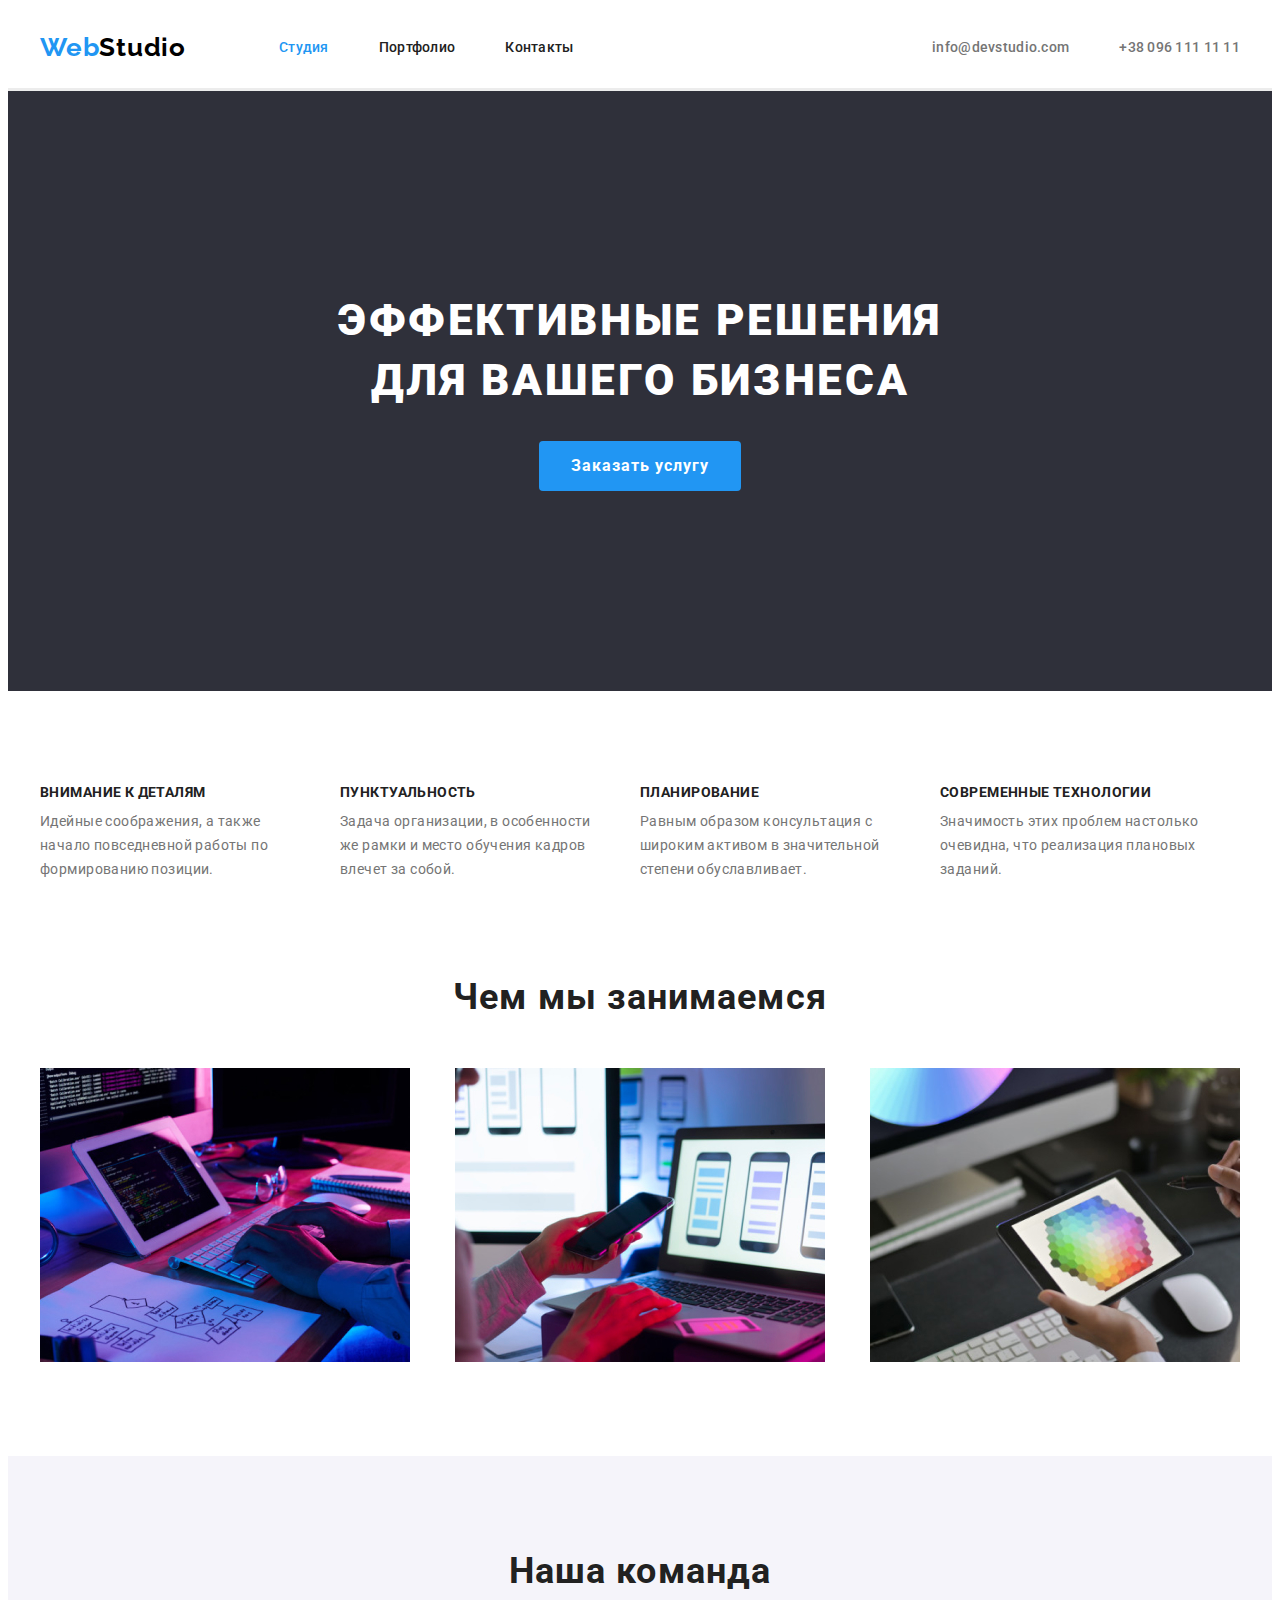
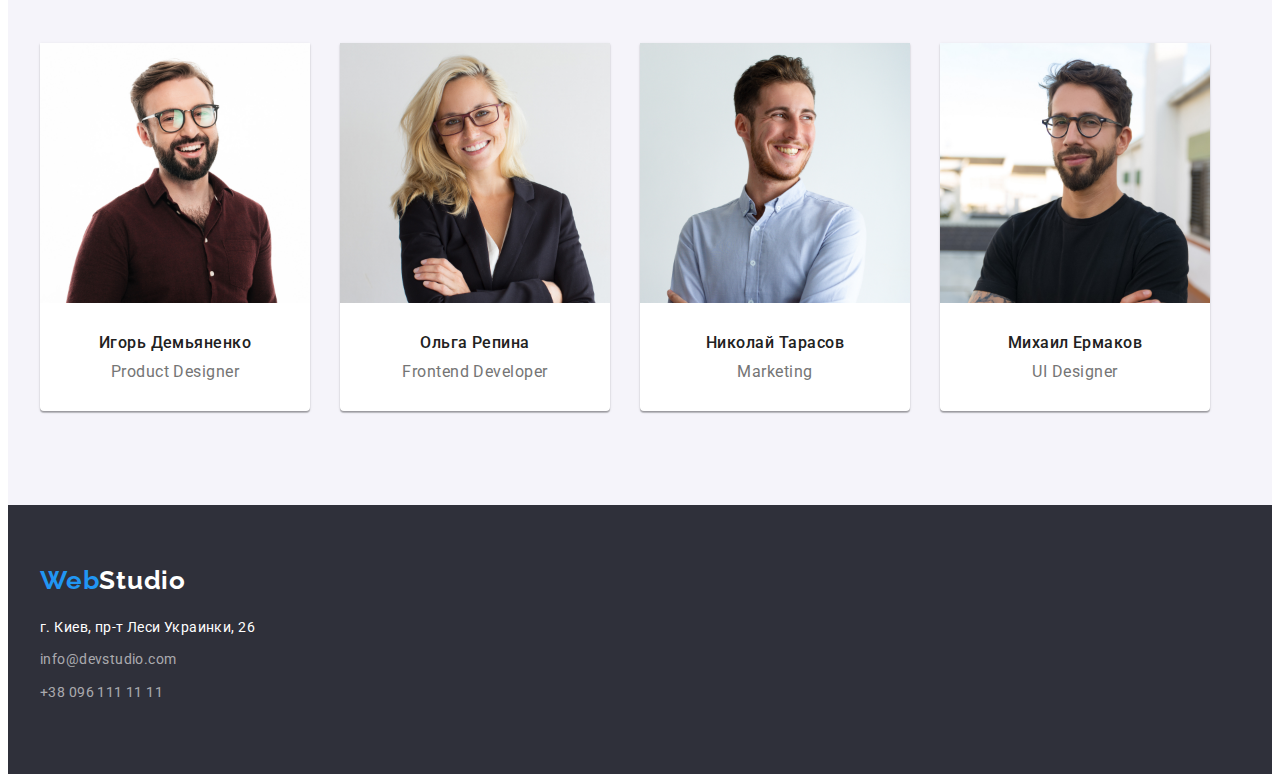
<file: index.html>
<!DOCTYPE html>
<html lang="ru">

<head>
    <meta charset="UTF-8">
    <meta http-equiv="X-UA-Compatible" content="IE=edge">
    <meta name="viewport" content="width=device-width, initial-scale=1.0">
    <title>Вебстудия</title>
    <link rel="stylesheet" href="https://cdnjs.cloudflare.com/ajax/libs/modern-normalize/1.0.0/modern-normalize.css"
        integrity="sha512-Zx6MlUMKSVJoQ+83OwhdILe8cSEsCzfqThJd7J/VA2UrK6Ctj85p+xzqfyuNXE5B1k25uUdmJ2OzItbBy9GHAQ=="
        crossorigin="anonymous" />
    <link rel="preconnect" href="https://fonts.gstatic.com">
        <link href="https://fonts.googleapis.com/css2?family=Raleway:wght@700&family=Roboto:wght@400;500;700;900&display=swap"
        rel="stylesheet">
    <link rel="stylesheet" href="./CSS/styles.css">
</head>

<body>
    <header class="header">
        <div class="container">
            <nav class="menu">
                <a class="link logo" href="index.html"><span class="logo-web-part">Web</span>Studio</a>
                <ul class="navigation-list list">
                <li class="navigation-item">
                    <a class="active-navigation-link navigation-link link" href="./index.html">Студия</a>
                </li>
                <li class="navigation-item">
                    <a class="navigation-link link" href="./portfolio.html">Портфолио</a>
                </li>
                <li class="navigation-item">
                    <a class="navigation-link link" href="">Контакты</a>
                </li>
            </ul>
            </nav>
            <ul class="contact-list list">
                <li class="header-contact"><a class="header-contacts link" href="mailto:info@devstudio.com">info@devstudio.com</a></li>
                <li class="header-contact"><a class="header-contacts link" href="tel:+380961111111">+38 096 111 11 11</a></li>
            </ul>
        </div>
    </header>
    <main>
        <!--HERO-->
        <section class="hero">
            <div class="container">
                <h1 class="main-title">Эффективные решения для вашего бизнеса</h1>
                <button type="button" class="modal-btn">Заказать услугу</button>
            </div>
        </section>
        <!-- ABOUT -->
        <section class="about section">
            <div class="container">
                <h2 class="visually-hidden">Наши преимущества</h2>
                <ul class="list about-list">
                <li class="about-element">
                    <h3 class="about-list-item">Внимание к деталям</h3>
                    <p class="about-list-text">Идейные соображения, а также начало повседневной работы по формированию позиции.</p>
                </li>
                <li class="about-element">
                    <h3 class="about-list-item">Пунктуальность</h3>
                    <p class="about-list-text">Задача организации, в особенности же рамки и место обучения кадров влечет за собой.</p>
                </li>
                <li class="about-element">
                    <h3 class="about-list-item">Планирование</h3>
                    <p class="about-list-text">Равным образом консультация с широким активом в значительной степени обуславливает.</p>
                </li>
                <li class="about-element">
                    <h3 class="about-list-item">Современные технологии</h3>
                    <p class="about-list-text">Значимость этих проблем настолько очевидна, что реализация плановых заданий.</p>
                </li>
                </ul>
            </div>
        </section>
        <!--what we do-->
        <section class="what-we-do section">
            <div class="container">
                <h2 class="title">Чем мы занимаемся</h2>
                <ul class="we-do-list list">
                    <li><img src="./images/what-we-do/box-1.jpg" width="370" height="294" alt="программист набирает код на клавиатуре"></li>
                    <li><img src="./images/what-we-do/box-2.jpg" width="370" height="294" alt="дизайнер рисует  мобильное приложение"></li>
                    <li><img src="./images/what-we-do/box-3.jpg" width="370" height="294" alt="дизайнер выбирает цвет на планшете"></li>
                </ul>
            </div>
        </section>
        <!--TEAM-->
        <section class="team section">
            <div class="container">
                <h2 class="title">Наша команда</h2>
                <ul class="team-list list">
                    <li class="team-member-card">
                        <div>
                            <img src="./images/team/Ihor.jpg" width="270" height="260" alt="мужчина в бордовой рубашке и очках">
                            <div class="team-member-wrapper">
                                <h3 class="team-members">Игорь Демьяненко</h3>
                                <p class="member-porofession" lang="en">Product Designer</p>
                            </div>
                        </div>
                    </li>
                    <li class="team-member-card">
                        <div>
                            <img src="./images/team/Olha.jpg" width="270" height="260" alt="блондинка в черном пиджаке">
                            <div class="team-member-wrapper">
                                <h3 class="team-members">Ольга Репина</h3>
                                <p class="member-porofession" lang="en">Frontend Developer</p>
                            </div>
                        </div>
                    </li>
                    <li class="team-member-card">
                        <div>
                            <img src="./images/team/Nikolai.jpg" width="270" height="260" alt="Парень в белой рубашке">
                            <div class="team-member-wrapper">
                                <h3 class="team-members">Николай Тарасов</h3>
                                <p class="member-porofession" lang="en">Marketing</p>
                            </div>
                        </div>
                    </li>
                    <li class="team-member-card">
                        <img src="./images/team/Mikhail.jpg" width="270" height="260" alt="Парень в черной футболке">
                        <div class="team-member-wrapper">
                            <h3 class="team-members">Михаил Ермаков</h3>
                            <p class="member-porofession" lang="en">UI Designer</p>
                        </div>
                    </li>
                </ul>
            </div>
        </section>
    </main>
    <footer class="footer">
        <div class="container">
            <a class="link logo logo-footer" href="index.html"><span class="logo-web-part">Web</span>Studio</a>
            <address class="address">
                <ul class="list">
                    <li>
                        <a class="link address" href="https://goo.gl/maps/49gHyc8vdsA3i8d18" rel="noopener noreferrer">г. Киев, пр-т Леси Украинки, 26</a>
                    </li>
                    <li>
                        <a class="link footer-contacts" href="mailto:info@devstudio.com">info@devstudio.com</a>
                    </li>
                    <li>
                        <a class="link footer-contacts" href="tel:+380961111111">+38 096 111 11 11</a>
                    </li>
                </ul>
            </address>
        </div>
    </footer>
</body>
</html>
</file>
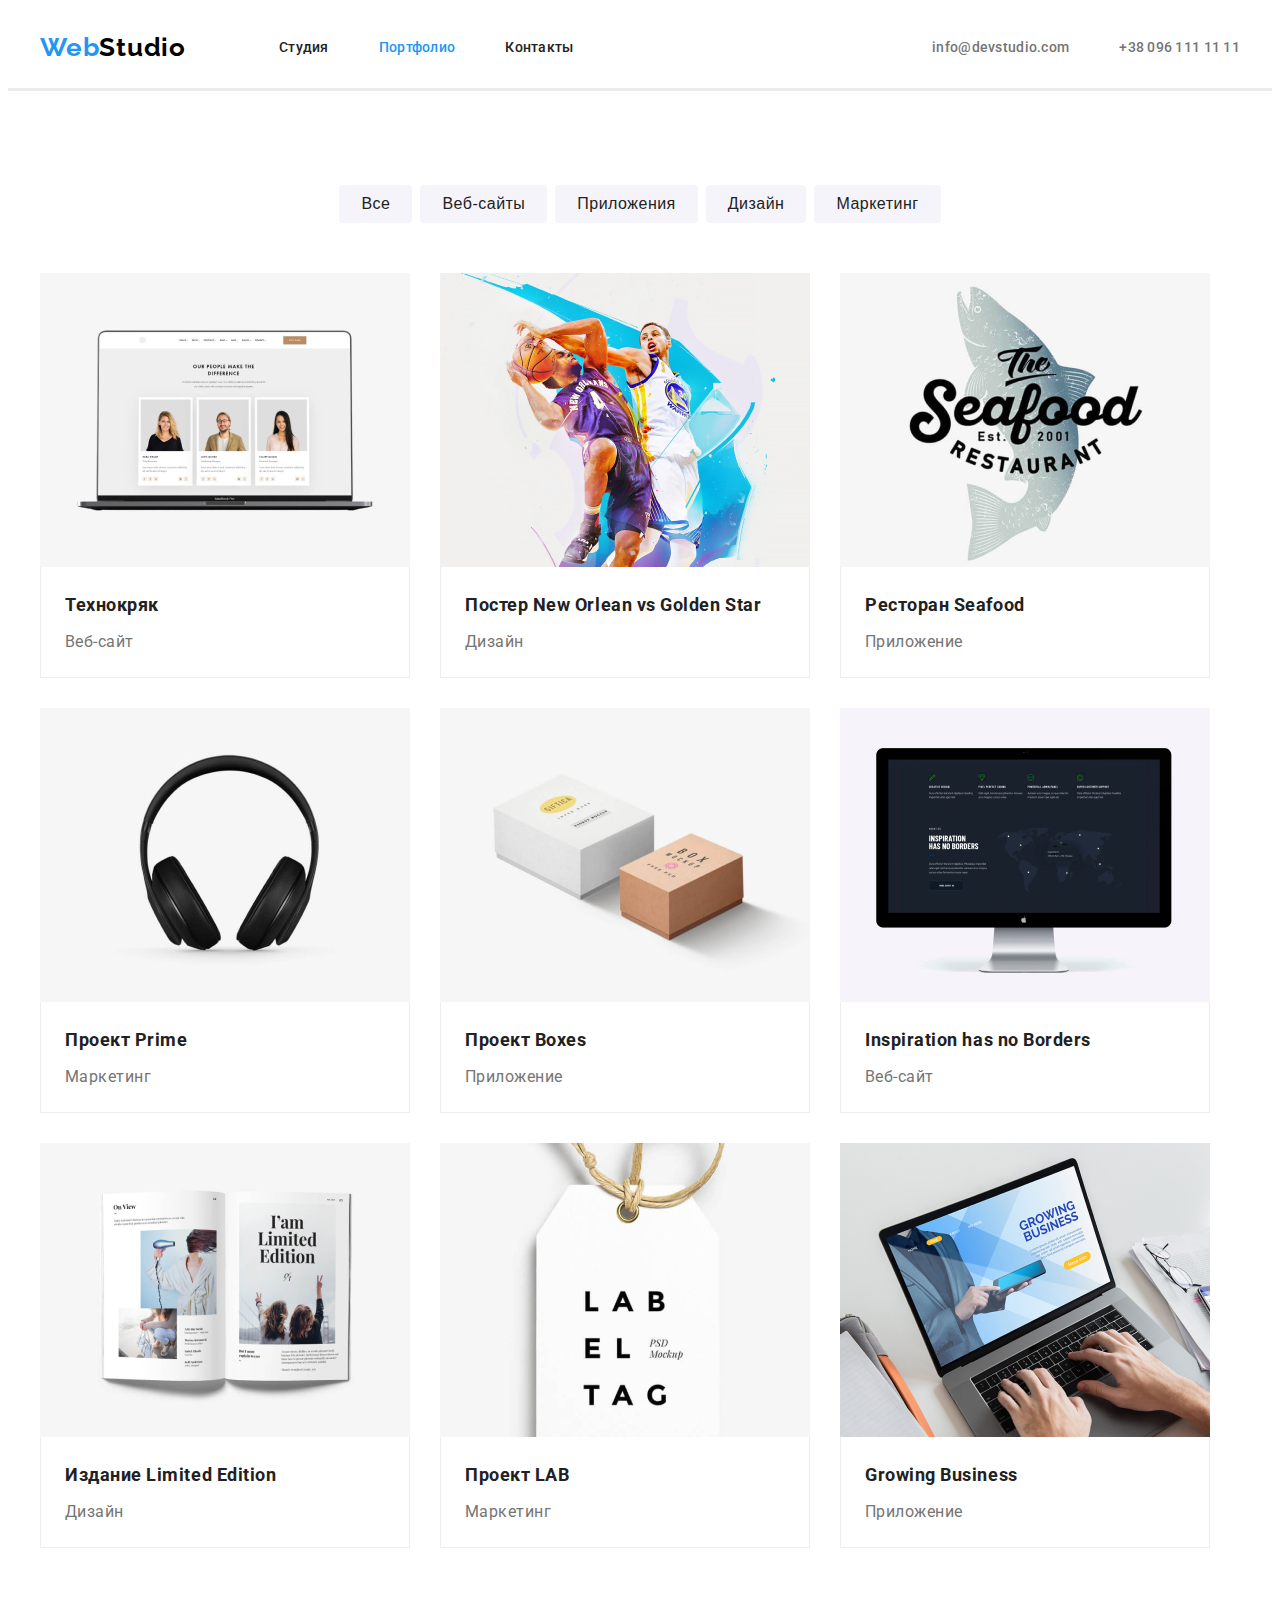
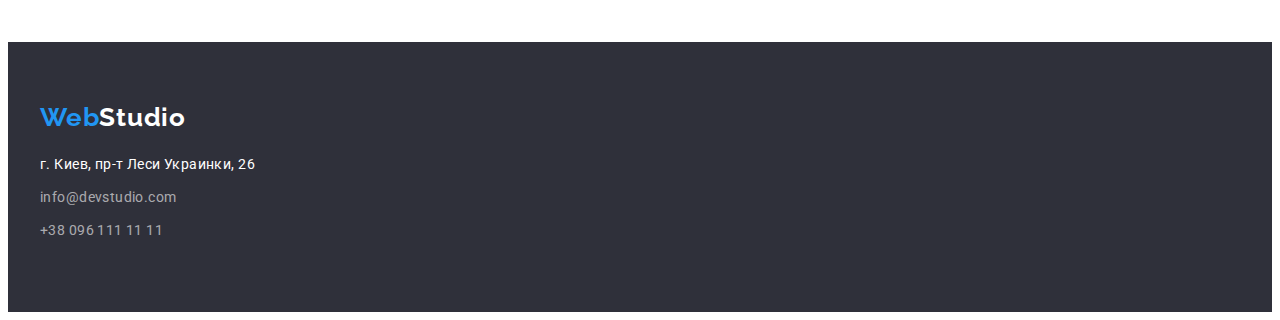
<file: portfolio.html>
<!DOCTYPE html>
<html lang="ru">

<head>
    <meta charset="UTF-8">
    <meta http-equiv="X-UA-Compatible" content="IE=edge">
    <meta name="viewport" content="width=device-width, initial-scale=1.0">
    <title>Вебстудия</title>
    <link rel="stylesheet" href="https://cdnjs.cloudflare.com/ajax/libs/modern-normalize/1.0.0/modern-normalize.css"
        integrity="sha512-Zx6MlUMKSVJoQ+83OwhdILe8cSEsCzfqThJd7J/VA2UrK6Ctj85p+xzqfyuNXE5B1k25uUdmJ2OzItbBy9GHAQ=="
        crossorigin="anonymous" />
    <link rel="preconnect" href="https://fonts.gstatic.com">
    <link href="https://fonts.googleapis.com/css2?family=Raleway:wght@700&family=Roboto:wght@400;500;700;900&display=swap"
        rel="stylesheet">
    <link rel="stylesheet" href="./CSS/styles.css">
</head>
<body>
    <header class="header">
        <div class="container">
            <nav class="menu">
                <a class="link logo" href="index.html"><span class="logo-web-part">Web</span>Studio</a>
                <ul class="navigation-list list">
                    <li class="navigation-item">
                        <a class="navigation-link link" href="./index.html">Студия</a>
                    </li>
                    <li class="navigation-item">
                        <a class="active-navigation-link navigation-link link" href="./portfolio.html">Портфолио</a>
                    </li>
                    <li class="navigation-item">
                        <a class="navigation-link link" href="">Контакты</a>
                    </li>
                </ul>
            </nav>
            <ul class="contact-list list">
                <li class="header-contact"><a class="header-contacts link"
                        href="mailto:info@devstudio.com">info@devstudio.com</a></li>
                <li class="header-contact"><a class="header-contacts link" href="tel:+380961111111">+38 096 111 11 11</a>
                </li>
            </ul>
        </div>
    </header>
    <main>
        <!-- PORTFOLIO -->
        <section class="section">
            <div class="container">
                <h1 class="portfolio visually-hidden">Портфолио</h1>
                <ul class="portfolio-btn-list list">
                    <li class="portfolio-btn-list-item">
                        <button class="portfolio-btn" type="button">Все</button>
                    </li>
                    <li class="portfolio-btn-list-item">
                        <button class="portfolio-btn" type="button">Веб-сайты</button>
                    </li>
                    <li class="portfolio-btn-list-item">
                        <button class="portfolio-btn" type="button">Приложения</button>
                    </li>
                    <li class="portfolio-btn-list-item">
                        <button class="portfolio-btn" type="button">Дизайн</button>
                    </li>
                    <li class="portfolio-btn-list-item">
                        <button class="portfolio-btn" type="button">Маркетинг</button>
                    </li>
                </ul>
                <ul class="portfolio-list list">
                    <li class="portfolio-list-item">
                        <img src="./images/portfolio/portfolio-1.jpg" alt="Ноутбук" width="370" height="294">
                        <div class="portfolio-subtitle-wrapper">
                            <h2 class="portfolio-item">Технокряк</h2>
                            <p class="portfolio-subtitle">Веб-сайт</p>
                        </div>
                    </li>
                    <li class="portfolio-list-item">
                        <img src="./images/portfolio/portfolio-2.jpg" alt="Баскетболисты на постере" width="370" height="294">
                        <div class="portfolio-subtitle-wrapper">
                            <h2 class="portfolio-item">Постер New Orlean vs Golden Star</h2>
                            <p class="portfolio-subtitle">Дизайн</p>
                        </div>
                    </li>
                    <li class="portfolio-list-item">
                        <img src="./images/portfolio/portfolio-3.jpg" alt="Логотип ресторана" width="370" height="294">
                        <div class="portfolio-subtitle-wrapper">
                            <h2 class="portfolio-item">Ресторан Seafood</h2>
                            <p class="portfolio-subtitle">Приложение</p>
                        </div>
                    </li>
                    <li class="portfolio-list-item">
                        <img src="./images/portfolio/portfolio-4.jpg" alt="Наушники" width="370" height="294">
                        <div class="portfolio-subtitle-wrapper">
                            <h2 class="portfolio-item">Проект Prime</h2>
                            <p class="portfolio-subtitle">Маркетинг</p>
                        </div>                
                        </li>
                    <li class="portfolio-list-item">
                        <img src="./images/portfolio/portfolio-5.jpg" alt="2 коробки" width="370" height="294">
                        <div class="portfolio-subtitle-wrapper">
                            <h2 class="portfolio-item">Проект Boxes</h2>
                            <p class="portfolio-subtitle">Приложение</p>
                        </div>
                    </li>
                    <li class="portfolio-list-item">
                        <img src="./images/portfolio/portfolio-6.jpg" alt="Монитор" width="370" height="294">
                        <div class="portfolio-subtitle-wrapper">
                            <h2 class="portfolio-item">Inspiration has no Borders</h2>
                            <p class="portfolio-subtitle">Веб-сайт</p>
                        </div>              
                    </li>
                    <li class="portfolio-list-item">
                        <img src="./images/portfolio/portfolio-7.jpg" alt="Разворот книги" width="370" height="294">
                        <div class="portfolio-subtitle-wrapper">
                            <h2 class="portfolio-item">Издание Limited Edition</h2>
                            <p class="portfolio-subtitle">Дизайн</p>
                        </div>             
                    </li>
                    <li class="portfolio-list-item">
                        <img src="./images/portfolio/portfolio-8.jpg" alt="бирка на веревке" width="370" height="294">
                        <div class="portfolio-subtitle-wrapper">
                            <h2 class="portfolio-item">Проект LAB</h2>
                            <p class="portfolio-subtitle">Маркетинг</p>
                        </div>                
                        </li>
                    <li class="portfolio-list-item">
                        <img src="./images/portfolio/portfolio-9.jpg" alt="работа за ноутбуком" width="370" height="294">
                        <div class="portfolio-subtitle-wrapper">
                            <h2 class="portfolio-item">Growing Business</h2>
                            <p class="portfolio-subtitle">Приложение</p>
                        </div>
                    </li>
                </ul>
            </div>
        </section>
    </main>
    <footer class="footer">
        <div class="container">
            <a class="link logo logo-footer" href="index.html"><span class="logo-web-part">Web</span>Studio</a>
            <address class="address">
                <ul class="list">
                    <li>
                        <a class="link address" href="https://goo.gl/maps/49gHyc8vdsA3i8d18" rel="noopener noreferrer">г.
                            Киев, пр-т Леси Украинки, 26</a>
                    </li>
                    <li>
                        <a class="link footer-contacts" href="mailto:info@devstudio.com">info@devstudio.com</a>
                    </li>
                    <li>
                        <a class="link footer-contacts" href="tel:+380961111111">+38 096 111 11 11</a>
                    </li>
                </ul>
            </address>
        </div>
    </footer>
</body>
</html>
</file>
<file: CSS/styles.css>
p,
h1,
h2,
h3,
h4,
h5,
h6 {
  margin: 0;
}

ul,
ol {
  padding: 0;
  margin: 0;
}

img {
  display: block;
  max-width: 100%;
  height: auto;
}

.visually-hidden {
  position: absolute;
  width: 1px;
  height: 1px;
  margin: -1px;
  padding: 0;
  overflow: hidden;
  border: 0;
  clip: rect(0, 0, 0, 0);
}

:root {
  --main-font: 'Roboto', sans-serif;
  --main-color: #212121;
  --secondary-color: #757575;
  --accent-color: #2196f3;
  --accent-button: #188ce8;
  --white: #ffffff;
  --background-light-color: #f5f4fa;
  --background-dark-color: #2f303a;
  --black: #000000;
}

body {
  font-family: var(--main-font);
  color: var(--main-color);
  background-color: var(-white);
}

*::before,
*::after {
  box-sizing: border-box;
}

.link {
  text-decoration: none;
}

.list {
  list-style: none;
}

/* ================COMPONENTS============= */
.logo {
  font-family: 'Raleway', sans-serif;
  font-weight: 700;
  font-size: 26px;
  line-height: 1.19;
  color: var(--black);
  letter-spacing: 0.03em;
}

.logo-footer {
  color: var(--white);
}

.logo-web-part {
  color: var(--accent-color);
}

.title {
  font-weight: 700;
  font-size: 36px;
  line-height: 1.17;
  letter-spacing: 0.03em;
  margin: 0 auto;
  margin-bottom: 50px;
  text-align: center;
}

.container {
  width: 1200px;
  margin: 0 auto;
  padding: 0 15px;
}

.section {
  padding: 94px 0px;
}

/* ================END COMPONENTS============= */

/* ================HEADER============= */
.header {
  background-color: var(--white);
  border-bottom: #ececec solid;
}
.header .container {
  display: flex;
  align-items: center;
}

.header .logo {
  margin-right: 93px;
  display: block;
  padding-top: 24px;
  padding-bottom: 25px;
}

.menu {
  display: flex;
  align-items: center;
}

.navigation-list {
  display: flex;
}

.navigation-link {
  display: block;
  font-weight: 500;
  font-size: 14px;
  line-height: 1.14;
  letter-spacing: 0.02em;
  color: var(--main-color);
  padding-top: 32px;
  padding-bottom: 32px;
}

.navigation-item:not(:last-child) {
  margin-right: 50px;
}

.navigation-link:hover {
  color: var(--accent-color);
}
.navigation-link:focus {
  color: var(--accent-color);
}

.active-navigation-link {
  color: var(--accent-color);
}

.contact-list {
  display: flex;
  margin-left: auto;
}

.header-contact:not(:last-child) {
  margin-right: 50px;
}

.header-contacts {
  display: block;
  font-weight: 500;
  font-size: 14px;
  line-height: 1.14;
  letter-spacing: 0.02em;
  color: var(--secondary-color);
  padding-top: 32px;
  padding-bottom: 32px;
}

.header-contacts:hover {
  color: var(--accent-color);
}

.header-contacts:focus {
  color: var(--accent-color);
}

/* ================END HEADER============= */

/* ================HERO============= */
.hero {
  background-color: var(--background-dark-color);
  padding-top: 200px;
  padding-bottom: 200px;
}

.main-title {
  font-weight: 900;
  font-size: 44px;
  line-height: 1.36;
  letter-spacing: 0.06em;
  text-transform: uppercase;
  color: var(--white);
  width: 696px;
  text-align: center;
  margin: 0 auto;
}
.modal-btn {
  display: block;
  background-color: var(--accent-color);
  font-weight: 700;
  font-size: 16px;
  line-height: 1.87;
  align-items: center;
  text-align: center;
  letter-spacing: 0.06em;
  color: var(--white);
  font-family: inherit;
  border: 0;
  border-radius: 4px;
  min-width: 200px;
  padding: 10px 32px;
  margin: 30px auto 0;
}

.modal-btn:hover {
  background-color: var(--accent-button);
  cursor: pointer;
}
.modal-btn:focus {
  background-color: var(--accent-button);
}

/* ================END HERO============= */

/* ================ABOUT============= */
.about-list {
  display: flex;
}

.about-element {
  width: 270px;
}
.about-element:not(:last-child) {
  margin-right: 30px;
}

.about-list-item {
  font-weight: 700;
  font-size: 14px;
  line-height: 1.14;
  letter-spacing: 0.03em;
  text-transform: uppercase;
  margin-bottom: 10px;
}
.about-list-text {
  font-weight: 400;
  font-size: 14px;
  line-height: 1.71;
  letter-spacing: 0.03em;
  color: var(--secondary-color);
}

/* ================END ABOUT============= */

/* ================WHAT WE DO============= */
.section + .what-we-do {
  padding-top: 0;
}

.we-do-list {
  display: flex;
  justify-content: space-between;
}

/* ================WHAT WE DO============= */

/* ================TEAM============= */
.team-list {
  display: flex;
  flex-wrap: wrap;
  margin-left: -30px;
  margin-top: -30px;
}

.team-member-card {
  flex-basis: calc (100% / 4 - 30px);
  margin-left: 30px;
  margin-top: 30px;
  background-color: var(--white);
  border-radius: 0px 0px 4px 4px;
  box-shadow: 0px 1px 3px rgba(0, 0, 0, 0.12), 0px 1px 1px rgba(0, 0, 0, 0.14),
    0px 2px 1px rgba(0, 0, 0, 0.2);
}

.team-member-wrapper {
  padding-top: 30px;
  padding-bottom: 30px;
}

.team-members {
  font-weight: 500;
  font-size: 16px;
  line-height: 1.19;
  letter-spacing: 0.03em;
  text-align: center;

  /* margin-top: 30px; */
}

.member-porofession {
  font-weight: 400;
  font-size: 16px;
  line-height: 1.19;
  letter-spacing: 0.03em;
  color: var(--secondary-color);
  text-align: center;

  margin-top: 10px;
}
.team {
  background-color: var(--background-light-color);
}
/* ================END TEAM============= */

/* ================FOOTER============= */
.footer {
  padding-top: 60px;
  padding-bottom: 60px;
}

.address {
  display: block;
  font-style: normal;
  font-weight: 400;
  font-size: 14px;
  line-height: 1.71;
  letter-spacing: 0.03em;
  color: var(--white);
  margin-top: 20px;
  margin-bottom: 9px;
}
.address:hover {
  color: var(--accent-color);
}
.address:focus {
  color: var(--accent-color);
}

.footer-contacts {
  display: block;
  font-weight: 400;
  font-size: 14px;
  line-height: 1.71;
  letter-spacing: 0.03em;
  color: rgba(255, 255, 255, 0.6);
  margin-bottom: 9px;
}
.footer-contacts:hover {
  color: var(--accent-color);
}
.footer-contacts:focus {
  color: var(--accent-color);
}
.footer {
  background-color: var(--background-dark-color);
}

/* ================END FOOTER============= */

/* *************** portfolio.html **************** */

/* ================PORTFOLIO============= */
.portfolio-btn-list {
  display: flex;
  justify-content: center;
  margin-bottom: 50px;
}

.portfolio-btn {
  font-weight: 500;
  font-size: 16px;
  line-height: 1.63;
  text-align: center;
  letter-spacing: 0.03em;
  color: var(--main-color);
  border: 0;
  background-color: var(--background-light-color);
  border-radius: 4px;
  padding: 6px 22px;
}

.portfolio-btn-list-item:not(:last-child) {
  margin-right: 8px;
}

.portfolio-btn:hover {
  color: var(--white);
  cursor: pointer;
  background-color: var(--accent-color);
}
.portfolio-btn:focus {
  color: var(--white);
  cursor: pointer;
  background-color: var(--accent-color);
}

.portfolio-list {
  display: flex;
  flex-wrap: wrap;
  margin-left: -30px;
  margin-top: -30px;
}

.portfolio-list-item {
  margin-left: 30px;
  margin-top: 30px;
  flex-basis: calc (100% / 3 - 30px);
}

.portfolio-subtitle-wrapper {
  border: 1px solid #eeeeee;
  border-top: none;
  padding: 20px 24px;
}

.portfolio-item {
  font-weight: 700;
  font-size: 18px;
  line-height: 2;
  letter-spacing: 0.03em;
  margin-bottom: 4px;
}

.portfolio-subtitle {
  font-size: 16px;
  line-height: 1.87;
  letter-spacing: 0.03em;
  color: var(--secondary-color);
}
/* ================END PORTFOLIO============= */ ;
</file>
